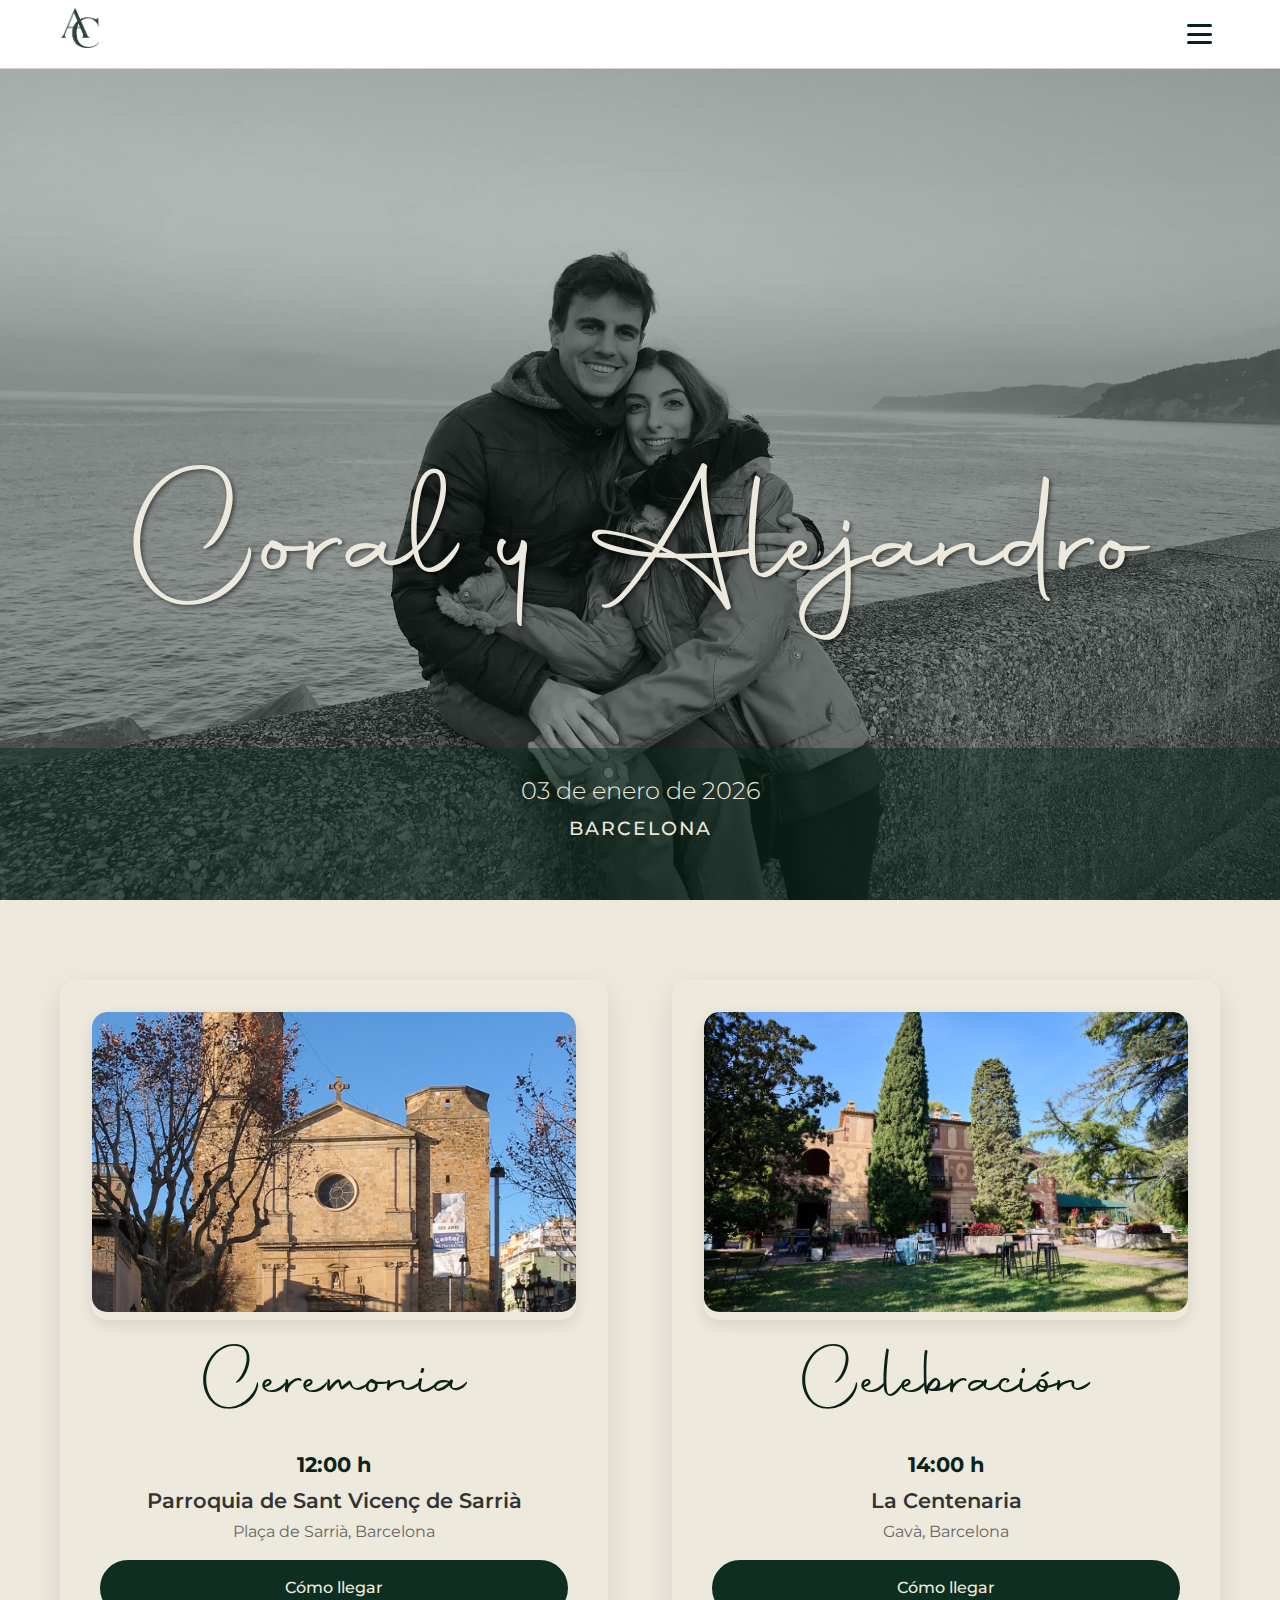
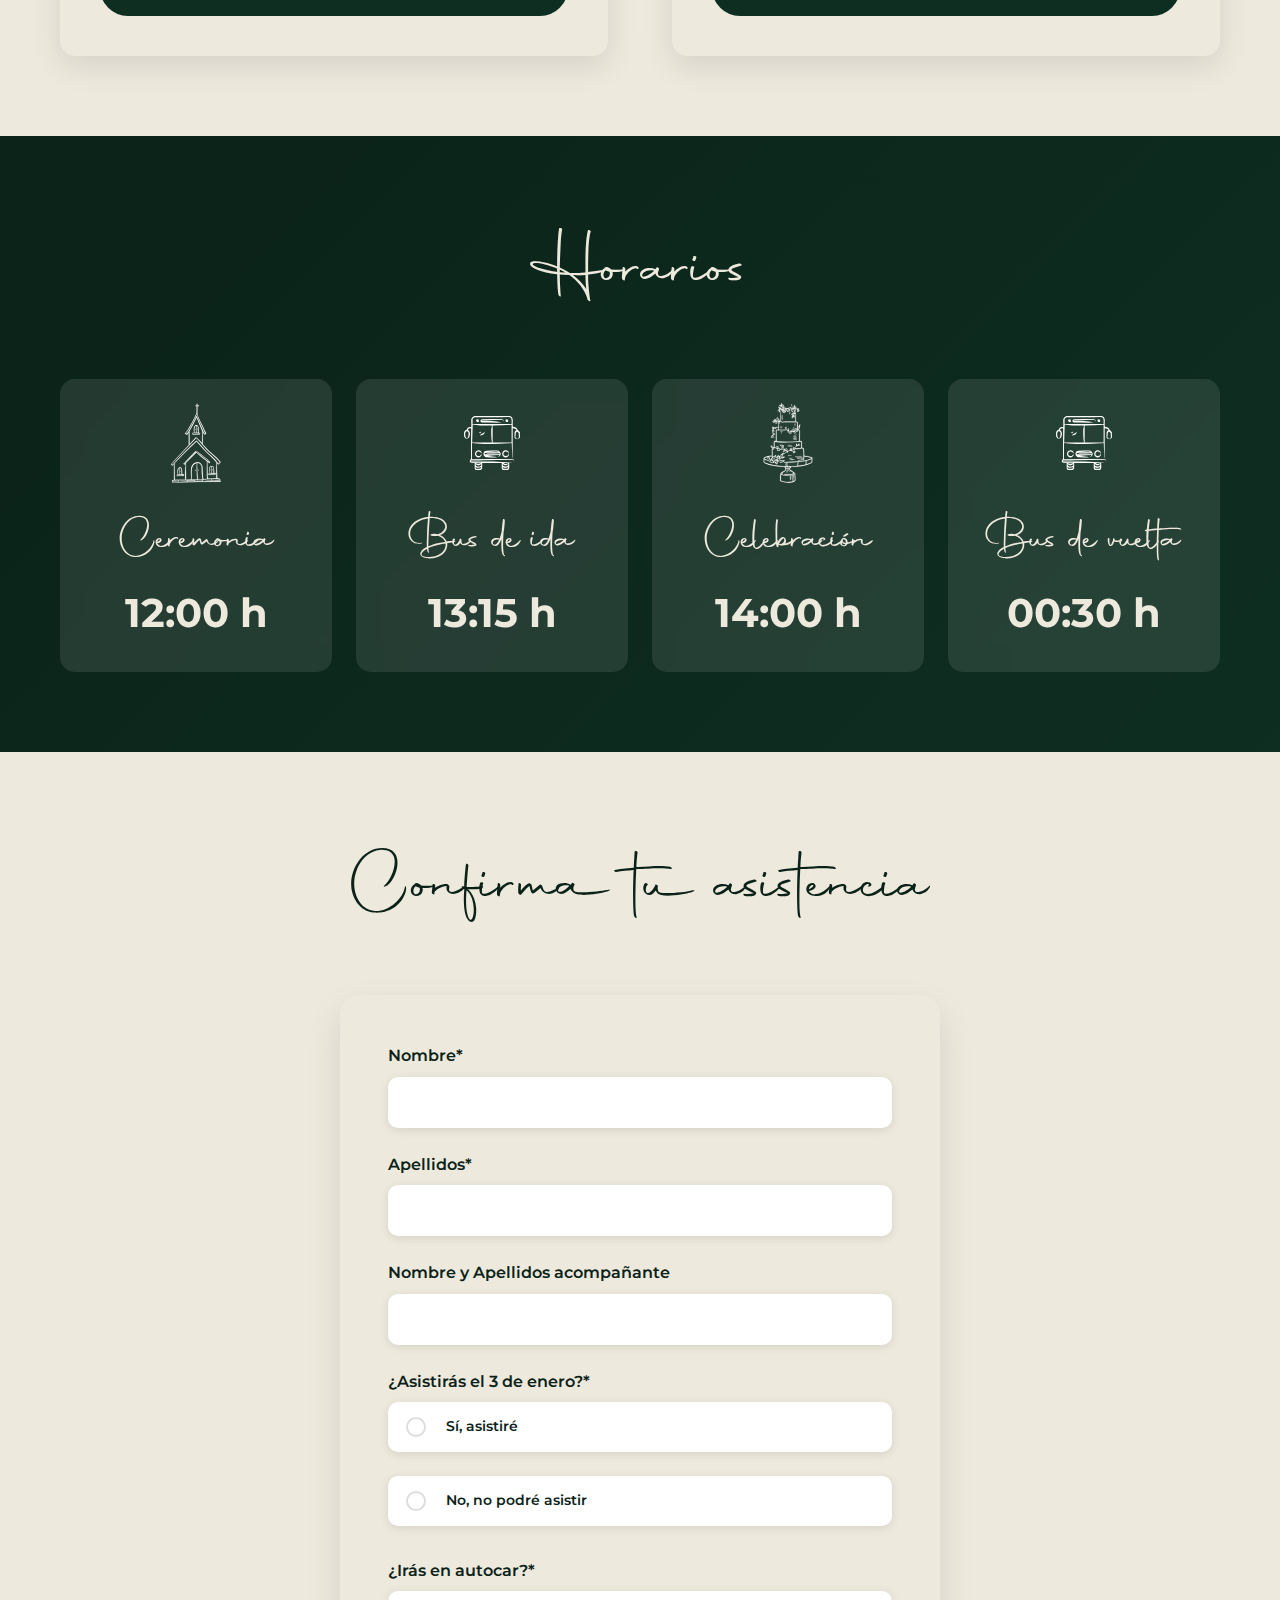
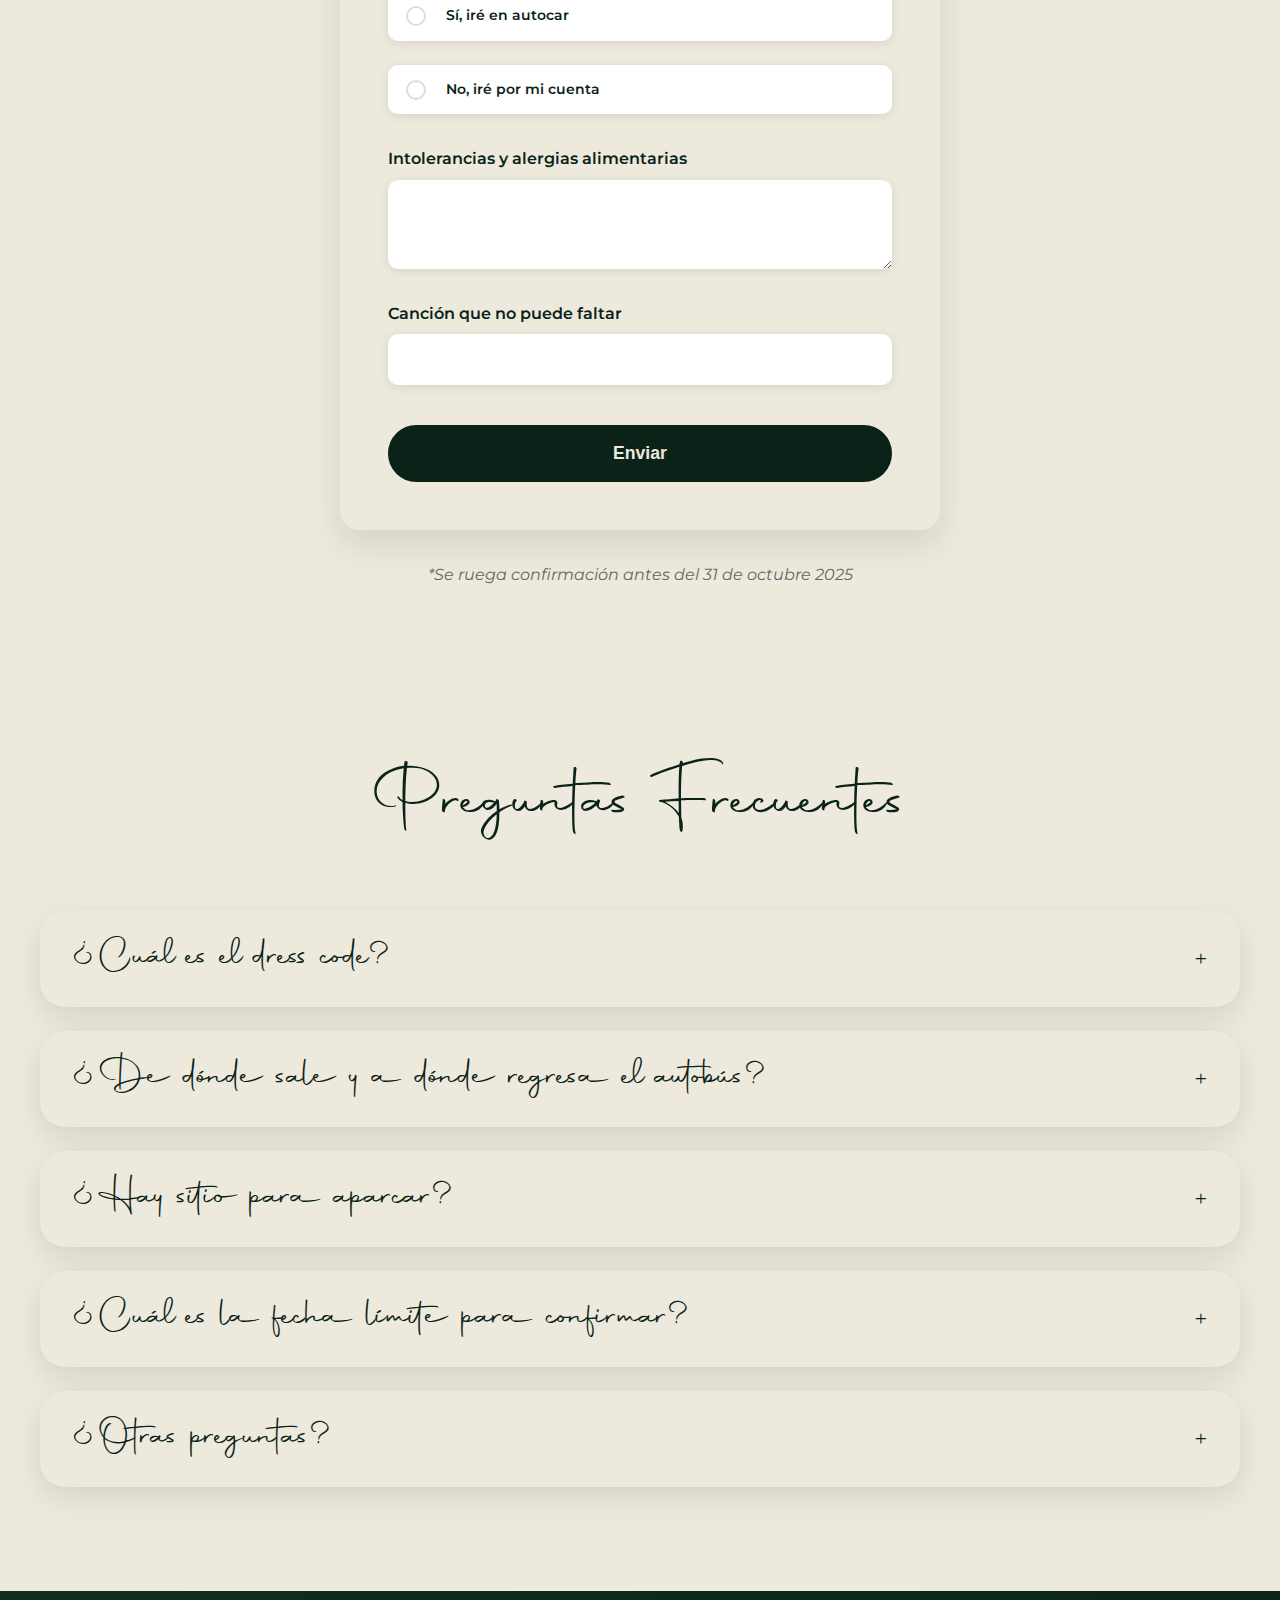
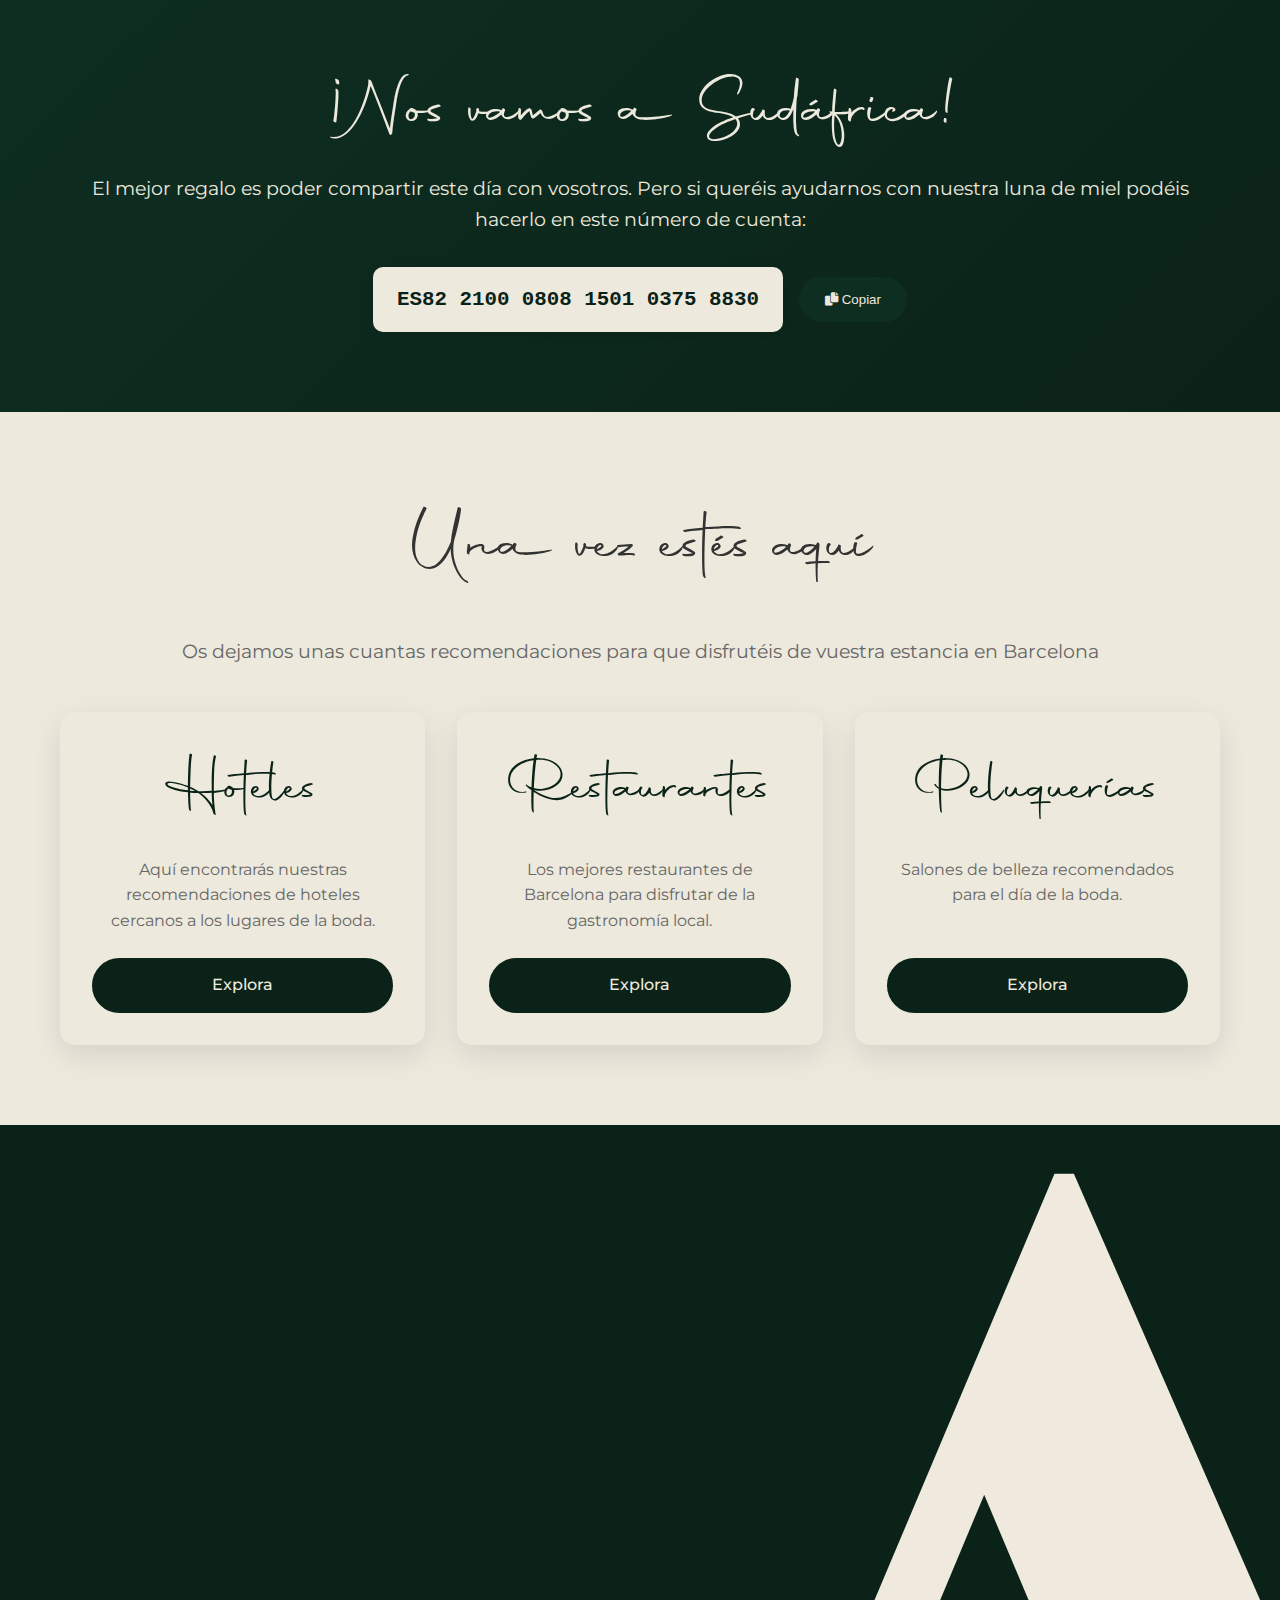
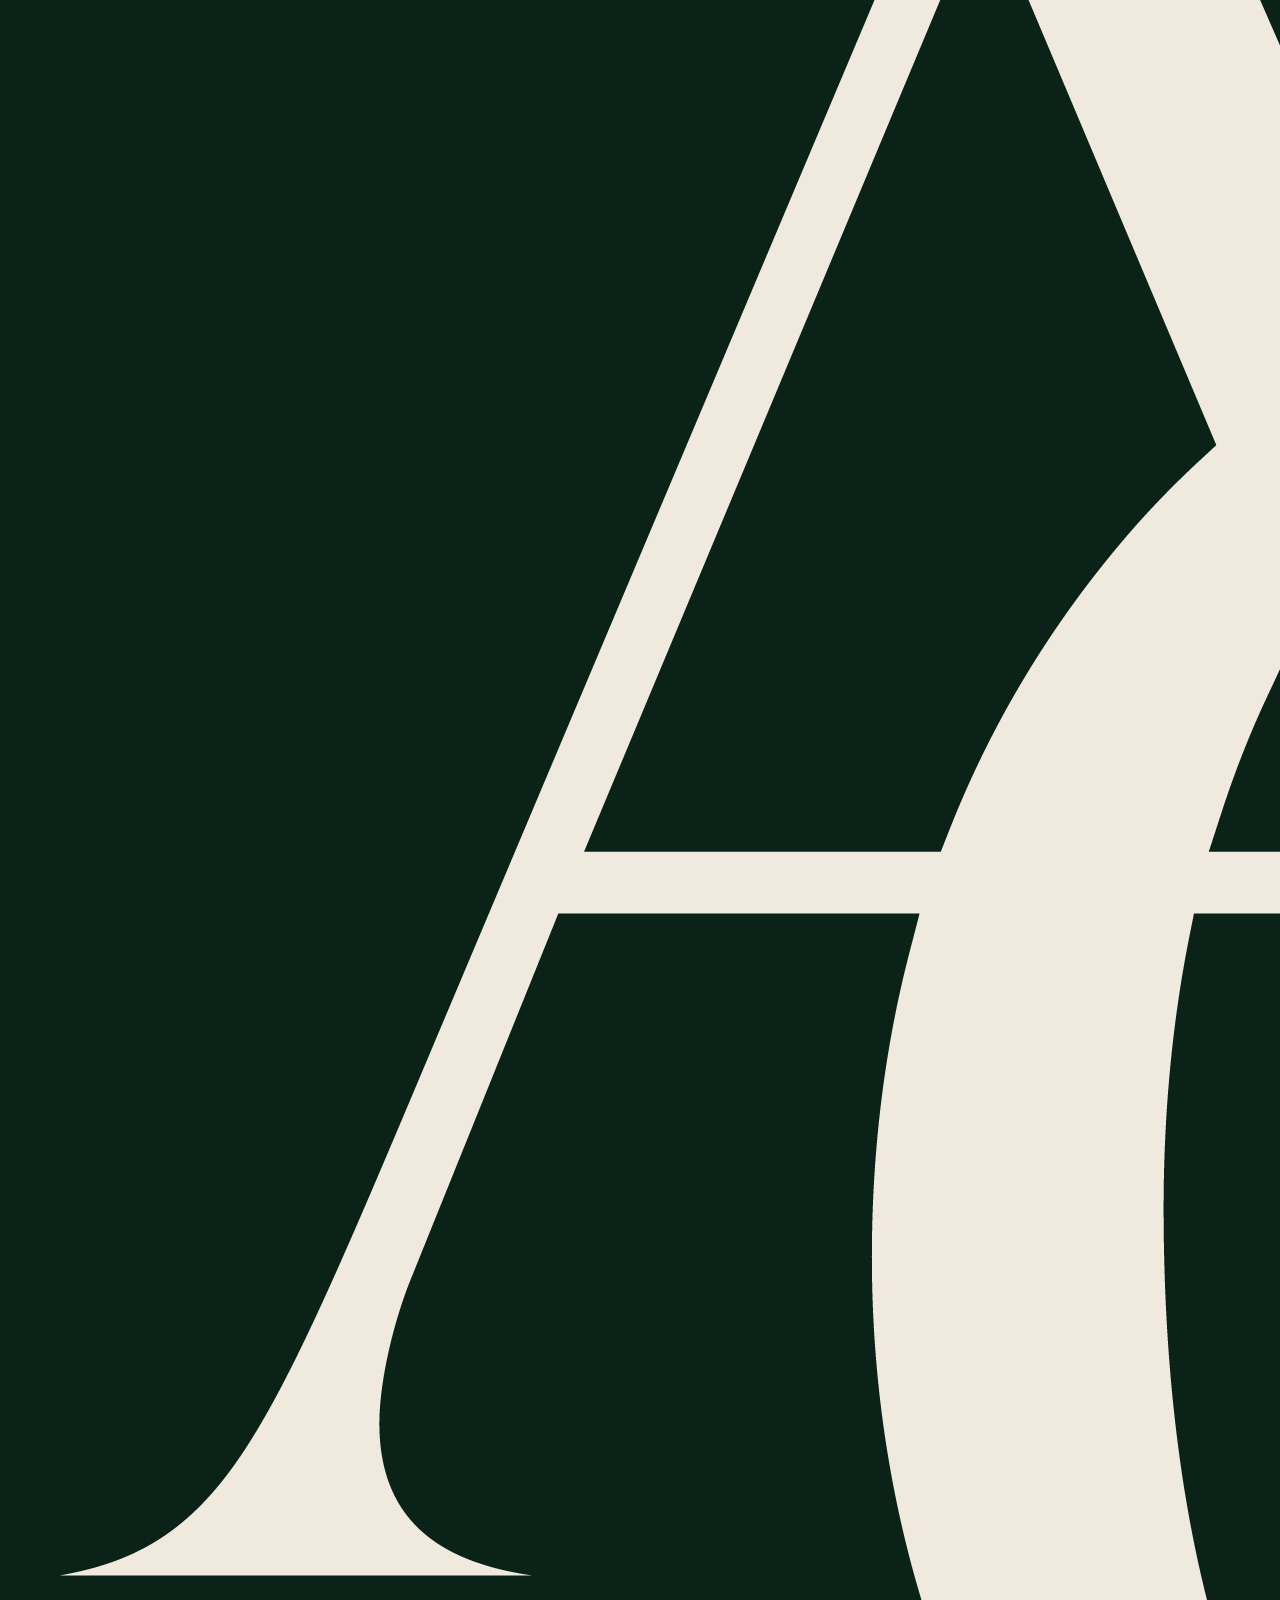
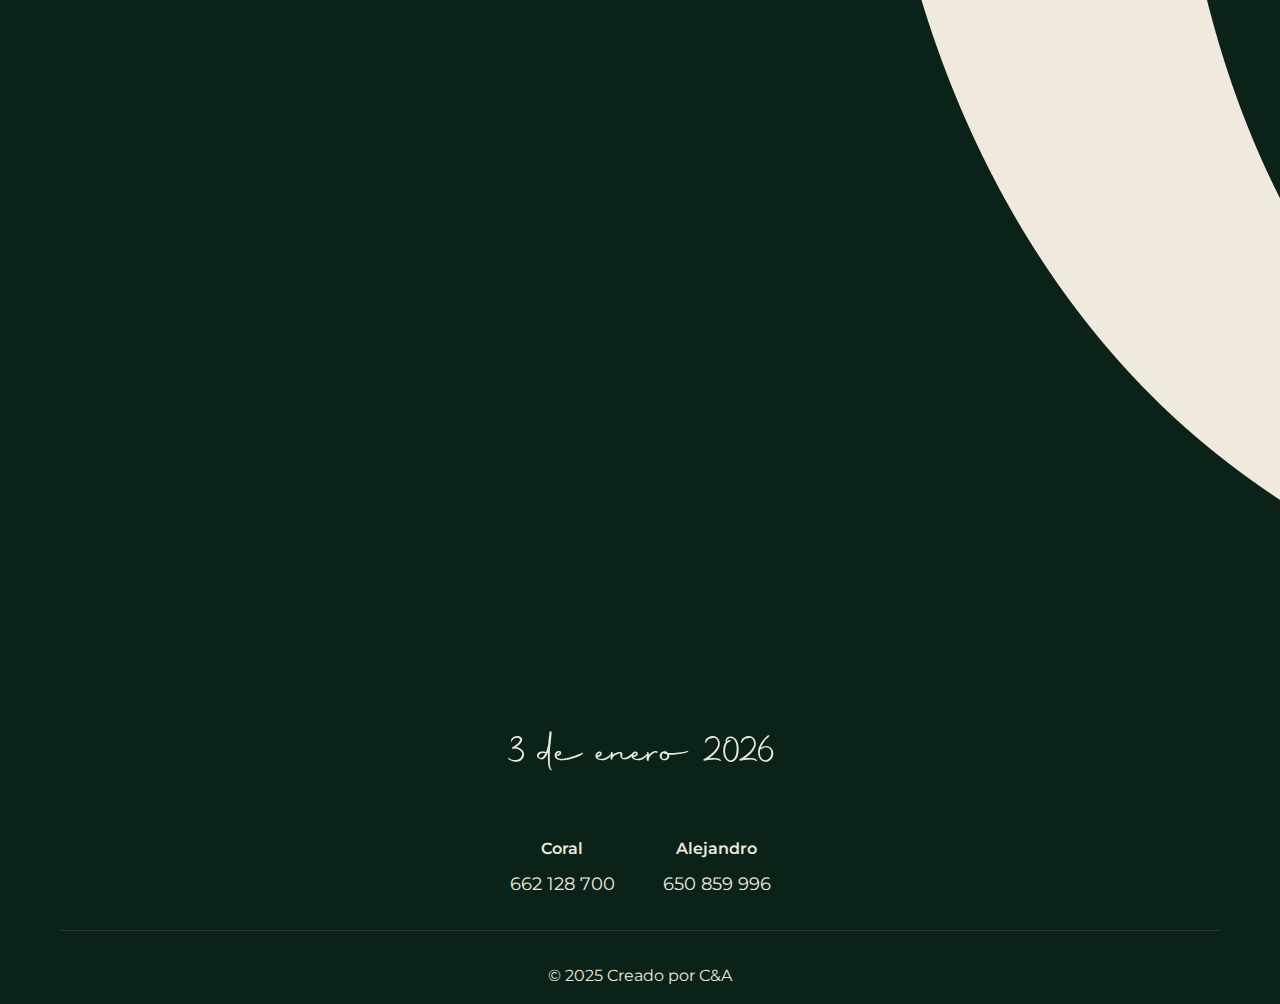
<file: index.html>
<!DOCTYPE html>
<html lang="es">
<head>
    <meta charset="UTF-8">
    <meta name="viewport" content="width=device-width, initial-scale=1.0">
    <meta name="format-detection" content="telephone=no">
    <title>Coral y Alejandro - 03 de enero 2026</title>
    <link rel="icon" type="image/png" href="AC.png">
    <link rel="shortcut icon" type="image/png" href="AC.png">
    <link rel="apple-touch-icon" href="AC.png">
    <link rel="stylesheet" href="styles.css">
    <link href="https://fonts.googleapis.com/css2?family=Playfair+Display:wght@400;700&family=Montserrat:wght@300;400;500;600&family=Dancing+Script:wght@400;700&display=swap" rel="stylesheet">
    <link rel="stylesheet" href="https://cdnjs.cloudflare.com/ajax/libs/font-awesome/6.0.0/css/all.min.css">
</head>
<body>
    <!-- Header -->
    <header class="header">
        <div class="header-content">
            <div class="logo">
                <a href="#hero">
                    <img src="AC.png" alt="C&A" class="logo-img">
                </a>
            </div>
            <nav class="nav">
                <button class="menu-toggle" id="menuToggle">
                    <div class="hamburger">
                        <span class="line"></span>
                        <span class="line"></span>
                        <span class="line"></span>
                    </div>
                </button>
                <ul class="nav-menu" id="navMenu">
                    <li><a href="#hero">La Boda</a></li>
                    <li><a href="#nuestro-dia">Nuestro día</a></li>
                    <li><a href="#horarios">Horarios</a></li>
                    <li><a href="#asistencia">Asistencia</a></li>
                    <li><a href="#preguntas">Preguntas</a></li>
                    <li><a href="#regalo">Luna de Miel</a></li>
                    <li><a href="#recomendaciones">Recomendaciones</a></li>
                </ul>
            </nav>
        </div>
    </header>

    <!-- Hero Section -->
    <section class="hero" id="hero">
        <div class="hero-image">
            <img src="1.1.jpeg" alt="Coral y Alejandro" class="hero-img">
        </div>
        <div class="hero-content">
            <h1 class="hero-title">Coral y Alejandro</h1>
        </div>
        <div class="hero-info">
            <p class="hero-date">03 de enero de 2026</p>
            <p class="hero-location">BARCELONA</p>
        </div>
    </section>

    <!-- Wedding Details -->
    <section class="wedding-details" id="nuestro-dia">
        <div class="container">
            <div class="ceremony">
                <div class="ceremony-image">
                    <img src="SanV.jpg" alt="Parroquia de Sant Vicenç de&nbsp;Sarrià" class="venue-img">
                </div>
                <h2>Ceremonia</h2>
                <div class="time">12:00 h</div>
                <div class="location">Parroquia de Sant Vicenç de&nbsp;Sarrià</div>
                <div class="address">Plaça de Sarrià, Barcelona</div>
                <a href="https://maps.app.goo.gl/bdCrfoWgFe8tUrfu6" target="_blank" class="directions-btn">Cómo llegar</a>
            </div>
            
            <div class="celebration">
                <div class="celebration-image">
                    <img src="Centenaria.jpg" alt="La Centenaria" class="venue-img">
                </div>
                <h2>Celebración</h2>
                <div class="time">14:00 h</div>
                <div class="location">La Centenaria</div>
                <div class="address">Gavà, Barcelona</div>
                <a href="https://maps.app.goo.gl/hsDDVv1UYaaRn5hf7" target="_blank" class="directions-btn">Cómo llegar</a>
            </div>
        </div>
    </section>

    <!-- Schedule -->
    <section class="schedule" id="horarios">
        <div class="container">
            <h2>Horarios</h2>
            <div class="schedule-grid">
                <div class="schedule-item">
                    <div class="schedule-icon">
                        <img src="Iglesia.svg" alt="Iglesia" class="icon-img">
                    </div>
                    <h3>Ceremonia</h3>
                    <div class="time">12:00 h</div>
                </div>
                <div class="schedule-item">
                    <div class="schedule-icon">
                        <img src="Bus.svg" alt="Bus" class="icon-img">
                    </div>
                    <h3>Bus de ida</h3>
                    <div class="time">13:15 h</div>
                </div>
                <div class="schedule-item">
                    <div class="schedule-icon">
                        <img src="Pastel.svg" alt="Pastel" class="icon-img">
                    </div>
                    <h3>Celebración</h3>
                    <div class="time">14:00 h</div>
                </div>
                <div class="schedule-item">
                    <div class="schedule-icon">
                        <img src="Bus.svg" alt="Bus" class="icon-img">
                    </div>
                    <h3>Bus de vuelta</h3>
                    <div class="time">00:30 h</div>
                </div>
            </div>
        </div>
    </section>

    <!-- RSVP Form -->
    <section class="rsvp" id="asistencia">
        <div class="container">
            <h2>Confirma tu asistencia</h2>
            <form class="rsvp-form" id="rsvpForm">
                <div class="form-group">
                    <label for="nombre">Nombre*</label>
                    <input type="text" id="nombre" name="nombre" required>
                </div>
                
                <div class="form-group">
                    <label for="apellidos">Apellidos*</label>
                    <input type="text" id="apellidos" name="apellidos" required>
                </div>
                
                <div class="form-group">
                    <label for="acompanante">Nombre y Apellidos acompañante</label>
                    <input type="text" id="acompanante" name="acompanante">
                </div>
                
                <div class="form-group">
                    <label>¿Asistirás el 3 de enero?*</label>
                    <div class="radio-group">
                        <label class="radio-option">
                            <input type="radio" name="asistencia" value="Sí, asistiré" required>
                            <span class="radio-custom"></span>
                            Sí, asistiré
                        </label>
                        <label class="radio-option">
                            <input type="radio" name="asistencia" value="No, no podré asistir" required>
                            <span class="radio-custom"></span>
                            No, no podré asistir
                        </label>
                    </div>
                </div>
                
                <div class="form-group">
                    <label>¿Irás en autocar?*</label>
                    <div class="radio-group">
                        <label class="radio-option">
                            <input type="radio" name="autocar" value="Sí, iré en autocar" required>
                            <span class="radio-custom"></span>
                            Sí, iré en autocar
                        </label>
                        <label class="radio-option">
                            <input type="radio" name="autocar" value="No, iré por mi cuenta" required>
                            <span class="radio-custom"></span>
                            No, iré por mi cuenta
                        </label>
                    </div>
                </div>
                
                <div class="form-group">
                    <label for="intolerancias">Intolerancias y alergias alimentarias</label>
                    <textarea id="intolerancias" name="intolerancias" rows="3"></textarea>
                </div>
                
                <div class="form-group">
                    <label for="cancion">Canción que no puede faltar</label>
                    <input type="text" id="cancion" name="cancion">
                </div>
                
                <button type="submit" class="submit-btn">Enviar</button>
            </form>
            
            <p class="rsvp-note">*Se ruega confirmación antes del 31 de octubre 2025</p>
        </div>
    </section>

    <!-- FAQ Section -->
    <section class="faq" id="preguntas">
        <div class="container">
            <h2>Preguntas Frecuentes</h2>
            <div class="faq-list">
                <div class="faq-item">
                    <div class="faq-question">
                        <h3>¿Cuál es el dress code?</h3>
                        <span class="faq-toggle">+</span>
                    </div>
                    <div class="faq-answer">
                        <p><strong>Hombres:</strong> Traje oscuro y camisa clara.<br>
                        <strong>Mujeres:</strong> Dejad el blanco para la Novia.</p>
                    </div>
                </div>
                
                <div class="faq-item">
                    <div class="faq-question">
                        <h3>¿De dónde sale y a dónde regresa el autobús?</h3>
                        <span class="faq-toggle">+</span>
                    </div>
                    <div class="faq-answer">
                        <p>El autobús os recogerá al salir de la iglesia, en Reina Elisenda. Y a la vuelta realizará dos&nbsp;paradas, la primera en Calle Balmes (esquina General Mitre) y la segunda en Plaza de Francesc&nbsp;Macià.</p>
                    </div>
                </div>
                
                <div class="faq-item">
                    <div class="faq-question">
                        <h3>¿Hay sitio para aparcar?</h3>
                        <span class="faq-toggle">+</span>
                    </div>
                    <div class="faq-answer">
                        <p>Sí, hay un parking BSM Porta de Sarrià muy cerca de la Iglesia, en la Calle de Salvador&nbsp;Mundí, 17.<br>
                        Y en la Centenaria también tenéis una zona para&nbsp;aparcar.</p>
                    </div>
                </div>
                
                <div class="faq-item">
                    <div class="faq-question">
                        <h3>¿Cuál es la fecha límite para confirmar?</h3>
                        <span class="faq-toggle">+</span>
                    </div>
                    <div class="faq-answer">
                        <p>Os agradeceríamos que nos confirmarais antes del 31&nbsp;de Octubre.</p>
                    </div>
                </div>
                
                <div class="faq-item">
                    <div class="faq-question">
                        <h3>¿Otras preguntas?</h3>
                        <span class="faq-toggle">+</span>
                    </div>
                    <div class="faq-answer">
                        <p>Si tenéis cualquier otra pregunta, escribidnos a nuestros&nbsp;teléfonos:<br>
                        <strong>Coral:</strong> 662 128 700<br>
                        <strong>Alejandro:</strong> 650 859 996</p>
                    </div>
                </div>
            </div>
        </div>
    </section>

    <!-- Gift Section -->
    <section class="gift" id="regalo">
        <div class="container">
            <h2>¡Nos vamos a Sudáfrica!</h2>
            <h2 class="mobile-title">¡Nos vamos a Sudáfrica!</h2>
            <p>El mejor regalo es poder compartir este día con vosotros. Pero si queréis ayudarnos con nuestra&nbsp;luna de miel podéis hacerlo en este número de&nbsp;cuenta:</p>
            <div class="bank-account">
                <span>ES82 2100 0808 1501 0375 8830</span>
                <button class="copy-btn" onclick="copyToClipboard('ES82 2100 0808 1501 0375 8830')">
                    <i class="fas fa-copy"></i> Copiar
                </button>
            </div>
        </div>
    </section>

    <!-- Recommendations -->
    <section class="recommendations" id="recomendaciones">
        <div class="container">
            <h2>Una vez estés aquí</h2>
            <p class="recommendations-intro">Os dejamos unas cuantas recomendaciones para que disfrutéis de vuestra estancia en Barcelona</p>
            
            <div class="recommendations-grid">
                <div class="recommendation-category" id="hoteles">
                    <h3>Hoteles</h3>
                    <div class="recommendation-content">
                        <p>Aquí encontrarás nuestras recomendaciones de hoteles cercanos a los lugares de la boda.</p>
                        <a href="recomendaciones.html" class="explore-btn">Explora</a>
                    </div>
                </div>
                
                <div class="recommendation-category" id="restaurantes">
                    <h3>Restaurantes</h3>
                    <div class="recommendation-content">
                        <p>Los mejores restaurantes de Barcelona para disfrutar de la gastronomía local.</p>
                        <a href="recomendaciones.html" class="explore-btn">Explora</a>
                    </div>
                </div>
                
                <div class="recommendation-category" id="peluquerias">
                    <h3>Peluquerías</h3>
                    <div class="recommendation-content">
                        <p>Salones de belleza recomendados para el día de la boda.</p>
                        <a href="recomendaciones.html" class="explore-btn">Explora</a>
                    </div>
                </div>
            </div>
        </div>
    </section>

    <!-- Footer -->
    <footer class="footer">
        <div class="container">
            <div class="footer-content">
                <div class="footer-main">
                    <h3><a href="#" onclick="scrollToTop(); return false;"><img src="AC_2.png" alt="C&A" class="footer-logo"></a><br><span class="footer-date">3 de enero 2026</span></h3>
                    <div class="contact-info">
                        <div class="contact-item">
                            <span class="contact-name">Coral</span>
                            <span class="contact-phone">662 128 700</span>
                        </div>
                        <div class="contact-item">
                            <span class="contact-name">Alejandro</span>
                            <span class="contact-phone">650 859 996</span>
                        </div>
                    </div>
                </div>
                <div class="footer-bottom">
                    <p>&copy; 2025 Creado por C&A</p>
                </div>
            </div>
        </div>
    </footer>



    <script src="script.js"></script>
</body>
</html>
</file>
<file: styles.css>
/* Font Face */
@font-face {
    font-family: 'Autography';
    src: url('Autography.otf') format('opentype');
    font-weight: normal;
    font-style: normal;
}

/* Reset and Base Styles */
* {
    margin: 0;
    padding: 0;
    box-sizing: border-box;
}

/* Prevent Safari from styling phone numbers as links */
a[href^="tel:"] {
    color: inherit;
    text-decoration: none;
    -webkit-tap-highlight-color: transparent;
}

/* Remove Safari phone number styling */
.contact-phone,
.phone-number,
.faq-answer p strong,
.faq-answer p {
    -webkit-text-size-adjust: none;
    -webkit-tap-highlight-color: transparent;
    pointer-events: none;
    user-select: none;
    -webkit-user-select: none;
    -moz-user-select: none;
    -ms-user-select: none;
}

body {
    font-family: 'Montserrat', sans-serif;
    line-height: 1.6;
    color: #333;
    overflow-x: hidden;
    background: #ede9dd;
    -webkit-text-size-adjust: 100%;
    -webkit-tap-highlight-color: transparent;
}

.container {
    max-width: 1200px;
    margin: 0 auto;
    padding: 0 20px;
}

.rsvp .container {
    max-width: 1200px;
    margin: 0 auto;
    padding: 0 20px;
}

/* Typography */
h1, h2, h3 {
    font-family: 'Autography', 'Playfair Display', serif;
    font-weight: 100;
}

/* Hero Title - Tipografía a mano */
.hero-title {
    font-family: 'Autography', 'Dancing Script', cursive;
    font-size: 9.625rem;
    font-weight: 400;
    color: #ede9dd;
    margin-bottom: 1rem;
    text-shadow: 2px 2px 4px rgba(0, 0, 0, 0.5);
}

h1 {
    font-size: 5.875rem;
    margin-bottom: 1rem;
}

h2 {
    font-size: 4.5rem;
    margin-bottom: 2rem;
    text-align: center;
}

h3 {
    font-size: 3.775rem;
    margin-bottom: 1rem;
}

/* Header */
.header {
    position: fixed;
    top: 0;
    left: 0;
    right: 0;
    background: rgba(255, 255, 255, 0.75);
    backdrop-filter: blur(20px);
    z-index: 1000;
    padding: 0.5rem 0;
    transition: all 0.3s ease;
    border-bottom: 1px solid rgba(11, 34, 24, 0.2);
}

.header:hover {
    background: rgba(255, 255, 255, 1);
}

.header-content {
    display: flex;
    justify-content: space-between;
    align-items: center;
    max-width: 1200px;
    margin: 0 auto;
    padding: 0 20px;
}


.logo {
    font-family: 'Playfair Display', serif;
    font-size: 2rem;
    font-weight: 700;
    color: #0b2218;
}

.logo a {
    text-decoration: none;
    color: inherit;
    transition: opacity 0.3s ease;
}

.logo a:hover {
    opacity: 0.8;
}

.logo-img {
    height: 40px;
    width: auto;
}

.nav-menu {
    display: none;
    list-style: none;
    position: absolute;
    top: 100%;
    left: 0;
    right: 0;
    background: rgba(255, 255, 255, 0.98);
    backdrop-filter: blur(10px);
    box-shadow: 0 10px 30px rgba(0, 0, 0, 0.1);
    padding: 1rem 0;
    border-radius: 0 0 15px 15px;
    z-index: 1001;
}

.nav-menu.active {
    display: block;
}

.nav-menu a {
    text-decoration: none;
    color: #0b2218;
    font-weight: 500;
    transition: all 0.3s ease;
    position: relative;
    display: block;
    padding: 0.8rem 2rem;
    border-bottom: 1px solid rgba(135, 206, 235, 0.1);
}

.nav-menu a:last-child {
    border-bottom: none;
}

.nav-menu a:hover {
    color: #0e2e21;
}

.nav-menu a::after {
    content: '';
    position: absolute;
    bottom: -5px;
    left: 0;
    width: 0;
    height: 2px;
    background: #0e2e21;
    transition: width 0.3s ease;
}

.nav-menu a:hover::after {
    width: 100%;
}

.menu-toggle {
    display: block;
    background: none;
    border: none;
    cursor: pointer;
    padding: 0.5rem;
    border-radius: 5px;
    transition: background-color 0.3s ease;
}

.menu-toggle:hover {
    background-color: rgba(14, 46, 33, 0.1);
}

.hamburger {
    display: flex;
    flex-direction: column;
    width: 25px;
    height: 20px;
    justify-content: space-between;
}

.hamburger .line {
    width: 100%;
    height: 3px;
    background-color: #0b2218;
    border-radius: 2px;
    transition: all 0.3s ease;
    transform-origin: center;
}

.menu-toggle.active .hamburger .line:nth-child(1) {
    transform: rotate(45deg) translate(6px, 6px);
}

.menu-toggle.active .hamburger .line:nth-child(2) {
    opacity: 0;
}

.menu-toggle.active .hamburger .line:nth-child(3) {
    transform: rotate(-45deg) translate(6px, -6px);
}

/* Hero Section */
.hero {
    height: 100vh;
    display: flex;
    align-items: center;
    justify-content: center;
    position: relative;
    background: #0b2218;
    overflow: hidden;
}

.hero-image {
    position: absolute;
    top: 0;
    left: 0;
    width: 100%;
    height: 100%;
    z-index: 1;
}

.hero-img {
    width: 100%;
    height: 100%;
    object-fit: cover;
    opacity: 0.7;
}

.hero-content {
    text-align: center;
    z-index: 2;
    position: relative;
    color: #ede9dd;
    padding: 2rem;
    margin-top: 25vh;
}

/* Nueva información en la parte inferior */
.hero-info {
    position: absolute;
    bottom: 0;
    left: 0;
    right: 0;
    background: rgba(14, 46, 33, 0.5);
    padding: 1.5rem;
    text-align: center;
    z-index: 3;
    display: flex;
    flex-direction: column;
    align-items: center;
    justify-content: center;
}

.hero-title {
    color: #ede9dd;
    margin-bottom: 1rem;
    text-shadow: 2px 2px 4px rgba(0, 0, 0, 0.5);
}

.hero-date {
    font-size: 1.5rem;
    font-weight: 300;
    margin-bottom: 0.2rem;
    color: #ede9dd;
}

.hero-location {
    font-size: 1.2rem;
    font-weight: 500;
    margin-bottom: 2rem;
    color: #ede9dd;
    letter-spacing: 2px;
}

.hero-text {
    font-size: 1.1rem;
    max-width: 600px;
    margin: 0 auto;
    line-height: 1.8;
}

/* Wedding Details */
.wedding-details {
    padding: 5rem 0;
    background: #ede9dd;
}

.wedding-details .container {
    display: grid;
    grid-template-columns: 1fr 1fr;
    gap: 4rem;
    align-items: stretch;
}

.ceremony, .celebration {
    text-align: center;
    padding: 2rem;
    background: #ede9dd;
    border-radius: 15px;
    box-shadow: 0 10px 30px rgba(0, 0, 0, 0.1);
    transition: transform 0.3s ease;
    display: flex;
    flex-direction: column;
    justify-content: flex-start;
    height: 100%;
}

.ceremony:hover, .celebration:hover {
    transform: translateY(-5px);
    box-shadow: 0 15px 35px rgba(14, 46, 33, 0.3);
}

.ceremony h2, .celebration h2 {
    font-family: 'Autography', 'Playfair Display', serif;
    font-weight: 100;
    color: #0b2218;
    margin-bottom: 0.3rem;
}

.time {
    font-size: 1.3rem;
    font-weight: 700;
    color: #0b2218;
    margin-bottom: 0.2rem;
}

.ceremony-image, .celebration-image {
    margin-bottom: 0.5rem;
    border-radius: 15px;
    overflow: hidden;
    box-shadow: 0 5px 15px rgba(0, 0, 0, 0.1);
}

.venue-img {
    width: 100%;
    height: 300px;
    object-fit: cover;
    transition: transform 0.3s ease;
    border-radius: 15px;
}

.venue-img:hover {
    transform: scale(1.05);
}

.location {
    font-size: 1.3rem;
    font-weight: 600;
    color: #333;
    margin-bottom: 0.1rem;
}

.address {
    color: #666;
    margin-bottom: 0.5rem;
    line-height: 1.6;
}

.directions-btn, .map-btn {
    display: inline-block;
    padding: 0.8rem 1.5rem;
    margin: 0.5rem;
    background: #0e2e21;
    color: #ede9dd;
    text-decoration: none;
    border-radius: 50px;
    transition: all 0.3s ease;
    font-weight: 500;
    border: 2px solid #0e2e21;
}

.directions-btn:hover, .map-btn:hover {
    background: #ede9dd;
    color: #0e2e21;
    transform: translateY(-2px);
    box-shadow: 0 5px 15px rgba(14, 46, 33, 0.3);
}

/* Schedule */
.schedule {
    padding: 5rem 0;
    background: linear-gradient(135deg, #0b2218 0%, #0e2e21 100%);
    color: #ede9dd;
}

.schedule h2 {
    font-family: 'Autography', 'Playfair Display', serif;
    font-weight: 100;
    color: #ede9dd;
    margin-bottom: 3rem;
}

.schedule-grid {
    display: grid;
    grid-template-columns: repeat(4, 1fr);
    gap: 1.5rem;
}

.schedule-item {
    text-align: center;
    padding: 1.5rem 1rem;
    background: rgba(255, 255, 255, 0.1);
    border-radius: 15px;
    backdrop-filter: blur(10px);
    transition: transform 0.3s ease;
}

.schedule-item:hover {
    transform: translateY(-5px);
    background: rgba(14, 46, 33, 0.2);
}

.schedule-item h3 {
    font-family: 'Autography', 'Playfair Display', serif;
    font-weight: 100;
    color: #ede9dd;
    margin-bottom: 0.1rem;
    font-size: 2.8375rem;
    letter-spacing: -0.03em;
    white-space: nowrap;
}

.schedule-item .time {
    font-size: 2.5rem;
    font-weight: 700;
    color: #ede9dd;
}

.schedule-icon {
    margin-bottom: 1rem;
}

.icon-img {
    width: 80px;
    height: 80px;
    filter: brightness(0) invert(1);
}

/* RSVP Form */
.rsvp {
    padding: 5rem 0;
    background: #ede9dd;
}

.rsvp h2 {
    font-family: 'Autography', 'Playfair Display', serif;
    font-weight: 100;
    margin-bottom: 3rem;
    color: #0b2218;
}


.form-container {
    position: relative;
    width: 100%;
    max-width: 800px;
    margin: 0 auto;
    background: #ede9dd;
    padding: 2rem;
    border-radius: 20px;
    box-shadow: 0 15px 35px rgba(0, 0, 0, 0.1);
    overflow: hidden;
}

.form-container iframe {
    width: 100%;
    height: 100vh;
    border: none;
    border-radius: 15px;
}

.rsvp-form {
    max-width: 600px;
    margin: 0 auto;
    background: #ede9dd;
    padding: 3rem;
    border-radius: 20px;
    box-shadow: 0 15px 35px rgba(0, 0, 0, 0.1);
}

.form-group {
    margin-bottom: 1.5rem;
}

.form-group label {
    display: block;
    margin-bottom: 0.5rem;
    font-weight: 600;
    color: #0b2218;
}

    .form-group input,
    .form-group select,
    .form-group textarea {
        width: 100%;
        padding: 1rem;
        border: none;
        border-radius: 10px;
        font-size: 1rem;
        transition: all 0.3s ease;
        font-family: inherit;
        background: #ffffff;
        box-shadow: 0 2px 10px rgba(0, 0, 0, 0.1);
    }
    
    .radio-group {
        gap: 0.8rem;
    }
    
    .radio-option {
        padding: 0.7rem 0.8rem;
        font-size: 0.9rem;
    }
    
    .radio-custom {
        width: 18px;
        height: 18px;
        margin-right: 0.8rem;
        min-width: 18px;
        min-height: 18px;
        max-width: 18px;
        max-height: 18px;
        box-sizing: border-box;
        display: inline-block;
        vertical-align: middle;
    }

.form-group input:focus,
.form-group select:focus,
.form-group textarea:focus {
    outline: none;
    border-color: #0e2e21;
    box-shadow: 0 0 0 3px rgba(14, 46, 33, 0.1);
}

/* Radio Button Styles */
.radio-group {
    display: flex;
    flex-direction: column;
    gap: 1rem;
    margin-top: 0.5rem;
}

.radio-option {
    display: flex;
    align-items: center;
    cursor: pointer;
    padding: 0.8rem 1rem;
    border-radius: 10px;
    background: #ffffff;
    box-shadow: 0 2px 10px rgba(0, 0, 0, 0.1);
    transition: all 0.3s ease;
    border: 2px solid transparent;
    line-height: 1.2;
}

.radio-option:hover {
    background: #f8f9fa;
    transform: translateY(-2px);
    box-shadow: 0 4px 15px rgba(0, 0, 0, 0.15);
}

.radio-option input[type="radio"] {
    display: none;
}

.radio-custom {
    width: 20px;
    height: 20px;
    border: 2px solid #ddd;
    border-radius: 50%;
    margin-right: 1rem;
    position: relative;
    transition: all 0.3s ease;
    flex-shrink: 0;
    min-width: 20px;
    min-height: 20px;
    max-width: 20px;
    max-height: 20px;
    box-sizing: border-box;
    display: inline-block;
    vertical-align: middle;
}

.radio-option input[type="radio"]:checked + .radio-custom {
    border-color: #0e2e21;
    background: #0e2e21;
}

.radio-option input[type="radio"]:checked + .radio-custom::after {
    content: '';
    position: absolute;
    top: 50%;
    left: 50%;
    transform: translate(-50%, -50%);
    width: 8px;
    height: 8px;
    border-radius: 50%;
    background: #ede9dd;
    min-width: 8px;
    min-height: 8px;
}

.radio-option input[type="radio"]:checked ~ span:not(.radio-custom) {
    color: #0e2e21;
    font-weight: 600;
}

.radio-option input[type="radio"]:checked {
    background: rgba(14, 46, 33, 0.05);
    border-color: #0e2e21;
}

.submit-btn {
    width: 100%;
    padding: 1rem 2rem;
    background: #0b2218;
    color: #ede9dd;
    border: none;
    border-radius: 50px;
    font-size: 1.1rem;
    font-weight: 600;
    cursor: pointer;
    transition: all 0.3s ease;
    margin-top: 1rem;
    border: 2px solid #0b2218;
}

.submit-btn:hover {
    background: #0e2e21;
    color: #ede9dd;
    transform: translateY(-2px);
    box-shadow: 0 5px 15px rgba(11, 34, 24, 0.3);
}

.rsvp-note {
    text-align: center;
    margin-top: 2rem;
    color: #666;
    font-style: italic;
}

/* FAQ Section */
.faq {
    padding: 5rem 0;
    background: #ede9dd;
}

.faq .container {
    padding: 0;
}

/* Mobile margins for FAQ section */
@media (max-width: 768px) {
    .faq .container {
        padding: 0 30px;
    }
}

.faq h2 {
    font-family: 'Autography', 'Playfair Display', serif;
    font-weight: 100;
    margin-bottom: 3rem;
    color: #0b2218;
}

.faq-list {
    width: 100%;
    margin: 0;
}

.faq-item {
    background: #ede9dd;
    border-radius: 25px;
    box-shadow: 0 10px 30px rgba(0, 0, 0, 0.1);
    margin-bottom: 1.5rem;
    overflow: hidden;
    transition: all 0.3s ease;
}

.faq-item:hover {
    box-shadow: 0 15px 35px rgba(14, 46, 33, 0.3);
}

.faq-question {
    display: flex;
    justify-content: space-between;
    align-items: center;
    padding: 1rem 2rem;
    cursor: pointer;
    transition: background-color 0.3s ease;
}

.faq-question:hover {
    background-color: rgba(14, 46, 33, 0.05);
}

.faq-question h3 {
    font-family: 'Autography', 'Playfair Display', serif;
    font-weight: 100;
    color: #0b2218;
    font-size: 2.5rem;
    margin: 0;
    flex: 1;
}

.faq-toggle {
    font-size: 1.5rem;
    font-weight: 300;
    color: #0b2218;
    transition: transform 0.3s ease;
    user-select: none;
}

.faq-item.active .faq-toggle {
    transform: rotate(45deg);
}

.faq-answer {
    max-height: 0;
    overflow: hidden;
    transition: max-height 0.3s ease;
}

.faq-item.active .faq-answer {
    max-height: 200px;
}

.faq-answer p {
    padding: 0 2rem 1rem 2rem;
    color: #666;
    line-height: 1.6;
    margin: 0;
}

.faq-answer strong {
    color: #0b2218;
    font-weight: 600;
}

/* Quote Section */
.quote {
    padding: 5rem 0;
    background: linear-gradient(135deg, #0e2e21 0%, #0b2218 100%);
    color: #ede9dd;
    text-align: center;
}

.quote blockquote {
    font-size: 2rem;
    font-family: 'Playfair Display', serif;
    font-style: italic;
    line-height: 1.6;
    max-width: 800px;
    margin: 0 auto;
}

/* Gift Section */
.gift {
    padding: 5rem 0;
    background: linear-gradient(135deg, #0e2e21 0%, #0b2218 100%);
    text-align: center;
}

.gift h2 {
    font-family: 'Autography', 'Playfair Display', serif;
    font-weight: 100;
    margin-bottom: 1rem;
    color: #ede9dd;
    line-height: 1.2;
}

.gift .mobile-title {
    display: none;
}

.gift p {
    font-size: 1.2rem;
    color: #ede9dd;
    margin-bottom: 2rem;
}

.bank-account {
    display: flex;
    align-items: center;
    justify-content: center;
    gap: 1rem;
    flex-wrap: wrap;
    margin-top: 2rem;
}

.bank-account span {
    font-family: 'Courier New', monospace;
    font-size: 1.3rem;
    font-weight: 600;
    color: #0b2218;
    background: #ede9dd;
    padding: 1rem 1.5rem;
    border-radius: 10px;
    box-shadow: 0 2px 10px rgba(0, 0, 0, 0.1);
}

.copy-btn {
    padding: 0.8rem 1.5rem;
    background: #0e2e21;
    color: #ede9dd;
    border: none;
    border-radius: 50px;
    cursor: pointer;
    font-weight: 500;
    transition: all 0.3s ease;
    border: 2px solid #0e2e21;
}

.copy-btn:hover {
    background: #ede9dd;
    color: #0e2e21;
    transform: translateY(-2px);
}

/* Recommendations */
.recommendations {
    padding: 5rem 0;
    background: #ede9dd;
}

.recommendations-intro {
    text-align: center;
    font-size: 1.2rem;
    color: #666;
    margin-bottom: 3rem;
    line-height: 1.3;
}

.recommendations-grid {
    display: grid;
    grid-template-columns: repeat(auto-fit, minmax(300px, 1fr));
    gap: 2rem;
}

.recommendation-category {
    background: #ede9dd;
    padding: 2rem;
    border-radius: 15px;
    box-shadow: 0 10px 30px rgba(0, 0, 0, 0.1);
    text-align: center;
    transition: transform 0.3s ease;
    display: flex;
    flex-direction: column;
    justify-content: space-between;
}

.recommendation-category:hover {
    transform: translateY(-5px);
    box-shadow: 0 15px 35px rgba(14, 46, 33, 0.3);
}

.recommendation-category h3 {
    font-family: 'Autography', 'Playfair Display', serif;
    font-weight: 100;
    color: #0b2218;
    margin-bottom: 1rem;
}

.recommendation-content {
    display: flex;
    flex-direction: column;
    justify-content: space-between;
    height: 100%;
}

.recommendation-content p {
    color: #666;
    margin-bottom: 1.5rem;
    line-height: 1.6;
    flex-grow: 1;
}

.explore-btn {
    display: inline-block;
    padding: 0.8rem 2rem;
    background: #0b2218;
    color: #ede9dd;
    border: none;
    border-radius: 50px;
    cursor: pointer;
    font-weight: 500;
    transition: all 0.3s ease;
    border: 2px solid #0b2218;
    text-decoration: none;
    text-align: center;
}

.explore-btn:hover {
    background: #0e2e21;
    color: #ede9dd;
    transform: translateY(-2px);
}

/* Footer */
.footer {
    background: #0b2218;
    color: #ede9dd;
    padding: 3rem 0 1rem;
}

.footer-content {
    text-align: center;
}

.footer-main h3 {
    font-family: 'Autography', 'Playfair Display', serif;
    font-weight: 100;
    color: #ede9dd;
    margin-bottom: 2rem;
}

.footer-date {
    font-size: 0.8em;
    font-weight: 300;
}

.contact-info {
    display: flex;
    justify-content: center;
    gap: 3rem;
    margin-bottom: 2rem;
    flex-wrap: wrap;
}

.contact-item {
    display: flex;
    flex-direction: column;
    gap: 0.5rem;
}

.contact-name {
    font-weight: 600;
    color: #ede9dd;
}

.contact-phone {
    font-size: 1.1rem;
}

.footer-bottom {
    border-top: 1px solid #333;
    padding-top: 2rem;
    color: #ede9dd;
}



/* Responsive Design */

/* iPad */
@media (max-width: 1024px) and (min-width: 769px) {
    .hero-title {
        font-size: 6rem;
    }
    
    h2 {
        font-size: 3.5rem;
    }
    
    .wedding-details .container {
        gap: 3rem;
    }
    
    .schedule-grid {
        grid-template-columns: repeat(2, 1fr);
        gap: 1rem;
    }
    
    .recommendations-grid {
        grid-template-columns: repeat(2, 1fr);
    }
}

/* Mobile */
@media (max-width: 768px) {
    .header-content {
        justify-content: space-between;
        padding: 0 15px;
    }
    
    .logo-img {
        height: 35px;
    }
    
    
    .nav-menu {
        display: none;
        position: absolute;
        top: 100%;
        right: 0;
        left: 0;
        background: rgba(255, 255, 255, 0.98);
        backdrop-filter: blur(10px);
        box-shadow: 0 10px 30px rgba(0, 0, 0, 0.1);
        padding: 1rem 0;
        border-radius: 0 0 15px 15px;
        z-index: 1001;
    }
    
    .nav-menu.active {
        display: block;
    }
    
    .nav-menu li {
        margin: 0;
    }
    
    .nav-menu a {
        padding: 1rem 2rem;
        font-size: 1.1rem;
    }
    
    .menu-toggle {
        display: block;
    }
    
    .hero-content {
        padding: 1.5rem;
        margin-top: 20vh;
    }
    
    .hero-title {
        font-size: 4.5rem;
        line-height: 1.1;
    }
    
    .hero-date {
        font-size: 1.5rem;
    }
    
    .hero-location {
        font-size: 1.2rem;
    }
    
    .wedding-details .container {
        grid-template-columns: 1fr;
        gap: 2rem;
        padding: 0 15px;
    }
    
    .ceremony, .celebration {
        padding: 1.5rem;
    }
    
    .ceremony h2, .celebration h2 {
        font-size: 6.5rem;
        font-weight: 400;
    }
    
    .venue-img {
        height: 250px;
    }
    
    .schedule-grid {
        grid-template-columns: 1fr;
        gap: 1rem;
    }
    
    .schedule-item h3 {
        font-size: 4rem;
        font-weight: 400;
    }
    
    .schedule-item .time {
        font-size: 2rem;
    }
    
    .rsvp-form {
        padding: 2rem;
        margin: 0 15px;
    }
    
    .rsvp .container {
        padding: 0 15px;
    }
    
    .form-container {
        padding: 1rem;
        margin: 0;
        border-radius: 15px;
    }
    
    .form-container iframe {
        height: 100vh;
        border-radius: 10px;
    }
    
    
    .faq-question h3 {
        font-size: 1.85rem;
        line-height: 1.2;
    }
    
    .faq-question {
        padding: 1rem 2rem;
    }
    
    .faq-answer p {
        padding: 0 2rem 1rem 2rem;
        font-size: 0.9rem;
        line-height: 1.4;
    }
    
    .gift h2 {
        font-size: 6.2rem;
        font-weight: 400;
        line-height: 0.9;
        display: none;
    }
    
    .gift .mobile-title {
        display: block;
        font-size: 6.2rem;
        font-weight: 400;
        line-height: 1.1;
        white-space: pre-line;
    }
    
    .bank-account {
        flex-direction: column;
        align-items: center;
        gap: 1rem;
    }
    
    .bank-account span {
        font-size: 1.1rem;
        padding: 0.8rem 1.2rem;
    }
    
    .contact-phone {
        text-decoration: none;
        color: #ede9dd;
    }
    
    .contact-phone:hover {
        text-decoration: none;
    }
    
    .recommendations-grid {
        grid-template-columns: 1fr;
        gap: 1.5rem;
    }
    
    .recommendation-category {
        padding: 1.5rem;
        position: relative;
    }
    
    .recommendation-category:not(:last-child)::after {
        content: '';
        position: absolute;
        bottom: -0.75rem;
        left: 50%;
        transform: translateX(-50%);
        width: 80%;
        height: 2px;
        background: #0e2e21;
        border-radius: 1px;
    }
    
    .recommendation-category h3 {
        font-size: 5.2rem;
        font-weight: 400;
    }
    
    .contact-info {
        flex-direction: column;
        gap: 1rem;
    }
    
    .footer-main h3 {
        font-size: 4.6rem;
        font-weight: 400;
        line-height: 1.2;
    }
    
    .footer-date {
        font-size: 0.7em;
        display: block;
        margin-top: 0.2rem;
    }
    
    /* Recommendations Page Mobile */
    .recommendations-section {
        padding: 3rem 0;
        position: relative;
    }
    
    .recommendations-section:not(:last-child)::after {
        content: '';
        position: absolute;
        bottom: 0;
        left: 50%;
        transform: translateX(-50%);
        width: 80%;
        height: 2px;
        background: #0e2e21;
        border-radius: 1px;
    }
    
    .recommendations-section h2 {
        font-size: 6.5rem;
        font-weight: 400;
        text-align: center;
    }
    
    .recommendation-item {
        padding: 2rem 1.5rem;
        flex-direction: column;
        text-align: center;
        align-items: center;
        position: relative;
    }
    
    .recommendation-number {
        margin: 0 0 1.5rem 0;
        width: 40px;
        height: 40px;
        font-size: 1.2rem;
        order: 1;
    }
    
    .recommendation-content {
        order: 2;
        width: 100%;
        display: flex;
        flex-direction: column;
        align-items: center;
        gap: 0.5rem;
    }
    
    .recommendation-content h3 {
        font-size: 2.2rem;
        font-weight: 400;
        text-align: center;
        margin-bottom: 0.5rem;
    }
    
    .recommendation-address,
    .recommendation-phone {
        font-size: 1rem;
        text-align: center;
    }
    
    .recommendation-address {
        font-size: 0.9rem;
        text-align: center;
    }
    
    .maps-btn {
        width: 35px;
        height: 35px;
        margin-top: 1rem;
        order: 3;
        position: static;
        display: flex;
        align-items: center;
        justify-content: center;
    }
    
    .maps-btn i {
        font-size: 1rem;
    }
    
    .section-intro {
        font-size: 1.1rem;
        padding: 0 1rem;
    }
}

/* Small Mobile */
@media (max-width: 480px) {
    .container {
        padding: 0 15px;
    }
    
    .header-content {
        padding: 0 10px;
    }
    
    .logo-img {
        height: 30px;
    }
    
    .hero-title {
        font-size: 2.8rem;
    }
    
    h2 {
        font-size: 2.5rem;
    }
    
    .hero-content {
        padding: 1rem;
        margin-top: 15vh;
    }
    
    .hero-date {
        font-size: 1.1rem;
    }
    
    .hero-location {
        font-size: 0.9rem;
    }
    
    .ceremony h2, .celebration h2 {
        font-size: 2.5rem;
    }
    
    .venue-img {
        height: 200px;
    }
    
    .schedule-item h3 {
        font-size: 1.8rem;
    }
    
    .schedule-item .time {
        font-size: 1.8rem;
    }
    
    .rsvp-form {
        padding: 1.5rem;
        margin: 0 10px;
    }
    
    .radio-group {
        gap: 0.6rem;
    }
    
    .radio-option {
        padding: 0.6rem 0.7rem;
        font-size: 0.85rem;
    }
    
    .radio-custom {
        width: 16px;
        height: 16px;
        margin-right: 0.6rem;
        min-width: 16px;
        min-height: 16px;
        max-width: 16px;
        max-height: 16px;
        box-sizing: border-box;
        display: inline-block;
        vertical-align: middle;
    }
    
    .rsvp .container {
        padding: 0 10px;
    }
    
    .form-container {
        padding: 0.5rem;
        margin: 0;
        border-radius: 10px;
    }
    
    .form-container iframe {
        height: 100vh;
        border-radius: 8px;
    }
    
    
    .faq-question h3 {
        font-size: 1.85rem;
        line-height: 1.1;
    }
    
    .faq-question {
        padding: 0.8rem 1rem;
    }
    
    .faq-answer p {
        padding: 0 1rem 0.8rem 1rem;
        font-size: 0.85rem;
        line-height: 1.3;
    }
    
    .gift h2 {
        font-size: 3rem;
        line-height: 0.9;
        display: none;
    }
    
    .gift .mobile-title {
        display: block;
        font-size: 3rem;
        line-height: 0.9;
    }
    
    .bank-account span {
        font-size: 1rem;
        padding: 0.7rem 1rem;
        word-break: break-all;
    }
    
    .recommendation-category h3 {
        font-size: 2.5rem;
    }
    
    .recommendation-category {
        padding: 1rem;
    }
    
    .nav-menu a {
        padding: 0.8rem 1.5rem;
        font-size: 1rem;
    }
    
    .footer-main h3 {
        font-size: 2rem;
        line-height: 1.1;
    }
    
    .footer-date {
        font-size: 0.65em;
        margin-top: 0.1rem;
    }
    
    /* Recommendations Page Small Mobile */
    .recommendations-section h2 {
        font-size: 4.5rem;
    }
    
    .recommendation-item {
        padding: 1rem;
        padding-top: 2.5rem;
    }
    
    .recommendation-number {
        width: 30px;
        height: 30px;
        font-size: 0.9rem;
    }
    
    .recommendation-content h3 {
        font-size: 2rem;
        font-weight: 400;
    }
    
    .recommendation-address,
    .recommendation-phone {
        font-size: 0.9rem;
    }
    
    .recommendation-address {
        font-size: 0.8rem;
    }
    
    .maps-btn {
        width: 28px;
        height: 28px;
    }
    
    .maps-btn i {
        font-size: 0.8rem;
    }
    
    .section-intro {
        font-size: 1rem;
    }
    
    .back-btn {
        padding: 0.8rem 1.5rem;
        font-size: 0.9rem;
    }
}

/* Additional Mobile Optimizations */
@media (max-width: 768px) {
    .wedding-details {
        padding: 3rem 0;
    }
    
    .schedule {
        padding: 3rem 0;
    }
    
    .rsvp {
        padding: 3rem 0;
    }
    
    .faq {
        padding: 3rem 0;
    }
    
    .gift {
        padding: 3rem 0;
    }
    
    .recommendations {
        padding: 3rem 0;
    }
    
    .quote {
        padding: 3rem 0;
    }
    
    .quote blockquote {
        font-size: 1.5rem;
        padding: 0 1rem;
    }
    
    .footer {
        padding: 2rem 0 1rem;
    }
}

/* Landscape Mobile */
@media (max-width: 768px) and (orientation: landscape) {
    .hero-content {
        margin-top: 10vh;
    }
    
    .hero-title {
        font-size: 3rem;
    }
    
    .wedding-details .container {
        grid-template-columns: 1fr 1fr;
        gap: 1.5rem;
    }
    
    .schedule-grid {
        grid-template-columns: repeat(2, 1fr);
    }
}

/* Recommendations Page Styles */
.recommendations-hero {
    background: #0b2218;
}

.recommendations-hero .hero-text {
    color: #ede9dd;
    font-size: 1.2rem;
    font-weight: 300;
}

.recommendations-section {
    padding: 5rem 0;
    background: #ede9dd;
}

.recommendations-section h2 {
    font-family: 'Autography', 'Playfair Display', serif;
    font-weight: 100;
    color: #0b2218;
    margin-bottom: 2rem;
    text-align: center;
}

.section-intro {
    text-align: center;
    font-size: 1.2rem;
    color: #666;
    margin-bottom: 3rem;
    font-style: italic;
}

.recommendations-list {
    max-width: 800px;
    margin: 0 auto;
}

.recommendation-item {
    display: flex;
    align-items: flex-start;
    background: #ede9dd;
    padding: 2rem;
    margin-bottom: 1.5rem;
    border-radius: 15px;
    box-shadow: 0 10px 30px rgba(0, 0, 0, 0.1);
    transition: transform 0.3s ease;
    position: relative;
}

.recommendation-item:hover {
    transform: translateY(-5px);
    box-shadow: 0 15px 35px rgba(14, 46, 33, 0.3);
}

.recommendation-number {
    background: #0b2218;
    color: #ede9dd;
    width: 40px;
    height: 40px;
    border-radius: 50%;
    display: flex;
    align-items: center;
    justify-content: center;
    font-weight: 700;
    font-size: 1.2rem;
    margin-right: 1.5rem;
    flex-shrink: 0;
}

.recommendation-content {
    flex: 1;
}

.recommendation-content h3 {
    font-family: 'Autography', 'Playfair Display', serif;
    font-weight: 100;
    color: #0b2218;
    font-size: 2rem;
    margin-bottom: 0.5rem;
}

.recommendation-address {
    color: #666;
    font-size: 1.1rem;
    margin-bottom: 0.5rem;
    font-weight: 500;
}

.maps-btn {
    display: inline-flex;
    align-items: center;
    justify-content: center;
    width: 35px;
    height: 35px;
    background: #0b2218;
    color: #ede9dd;
    border-radius: 50%;
    text-decoration: none;
    transition: all 0.3s ease;
    border: 2px solid #0b2218;
    position: absolute;
    top: 1rem;
    right: 1rem;
}

.maps-btn:hover {
    background: #ede9dd;
    color: #0b2218;
    transform: translateY(-2px) scale(1.1);
    box-shadow: 0 5px 15px rgba(11, 34, 24, 0.3);
}

.maps-btn i {
    font-size: 1rem;
    font-weight: 300;
}

.recommendation-phone {
    color: #0b2218;
    font-size: 1.1rem;
    font-weight: 600;
}

.back-section {
    padding: 3rem 0;
    background: linear-gradient(135deg, #0b2218 0%, #0e2e21 100%);
    text-align: center;
}

.back-btn {
    display: inline-block;
    padding: 1rem 2rem;
    background: #ede9dd;
    color: #0b2218;
    text-decoration: none;
    border-radius: 50px;
    font-weight: 600;
    transition: all 0.3s ease;
    border: 2px solid #ede9dd;
}

.back-btn:hover {
    background: #0b2218;
    color: #ede9dd;
    transform: translateY(-2px);
    box-shadow: 0 5px 15px rgba(237, 233, 221, 0.3);
}

.back-btn i {
    margin-right: 0.5rem;
}

/* Smooth Scrolling */
html {
    scroll-behavior: smooth;
}

/* Animations */
@keyframes fadeInUp {
    from {
        opacity: 0;
        transform: translateY(30px);
    }
    to {
        opacity: 1;
        transform: translateY(0);
    }
}

.fade-in-up {
    animation: fadeInUp 0.6s ease-out;
}

/* Loading States */
.loading {
    opacity: 0.6;
    pointer-events: none;
}

/* Success Message */
.success-message {
    background: #d4edda;
    color: #155724;
    padding: 1rem;
    border-radius: 10px;
    margin-top: 1rem;
    text-align: center;
    border: 1px solid #c3e6cb;
}

/* Error Message */
.error-message {
    background: #f8d7da;
    color: #721c24;
    padding: 1rem;
    border-radius: 10px;
    margin-top: 1rem;
    text-align: center;
    border: 1px solid #f5c6cb;
}
</file>
